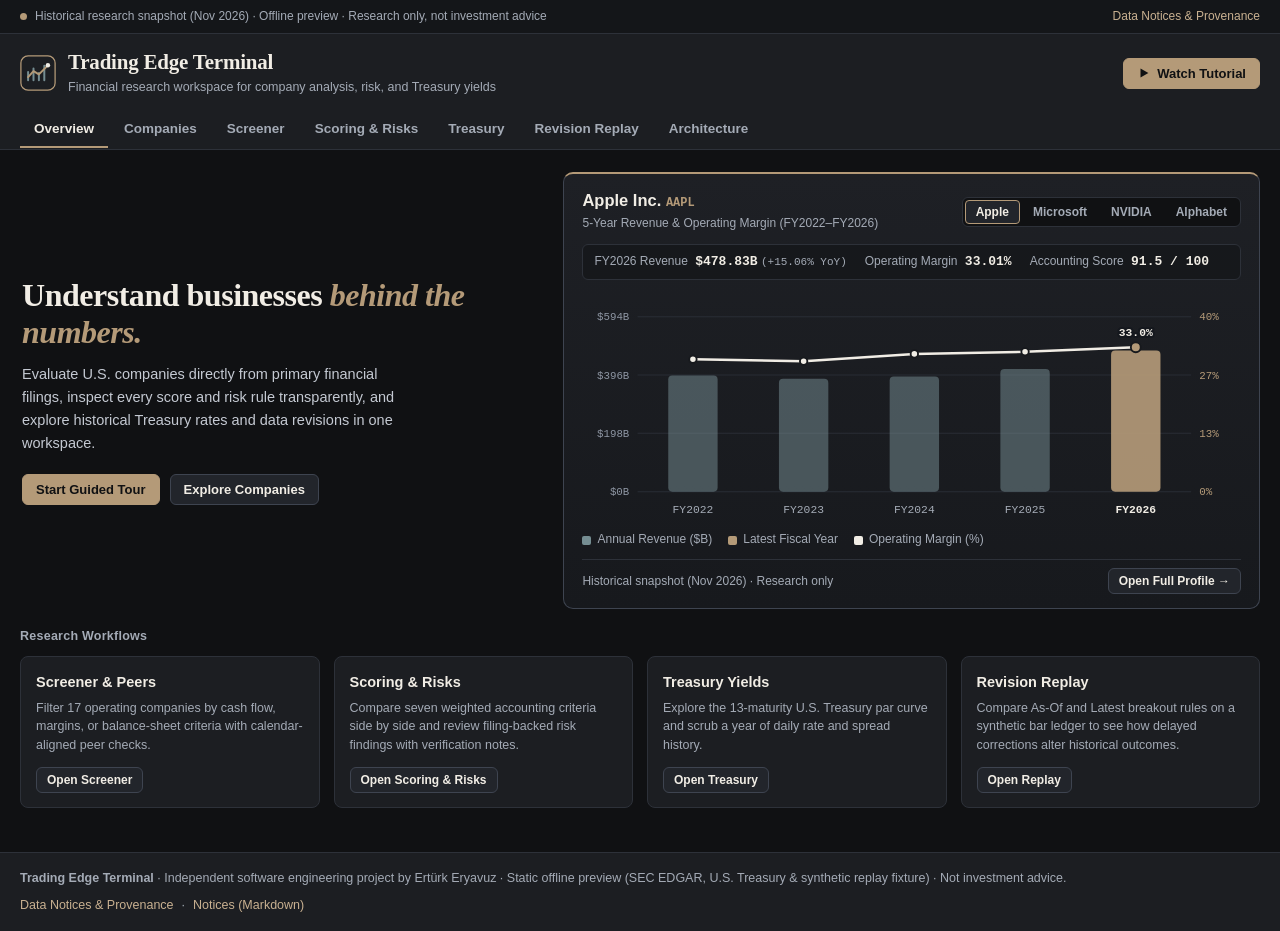
<file: docs/index.html>
<!DOCTYPE html>
<html lang="en">
<head>
  <meta charset="utf-8" />
  <meta name="viewport" content="width=device-width, initial-scale=1" />
  <title>Trading Edge Terminal — U.S. Financial Research &amp; Observation Terminal</title>
  <meta name="description" content="Trading Edge Terminal: local-first U.S. financial research platform combining SEC EDGAR XBRL fundamentals, U.S. Treasury yield curves, explainable GAAP scoring, structured risk audits, and point-in-time market observation replay." />
  <link rel="stylesheet" href="styles.css" />
</head>
<body>
  <a class="skip-link" href="#main-content">Skip to main content</a>

  <div class="context-ribbon" role="note" aria-label="Preview scope and data provenance">
    <div class="context-ribbon-inner">
      <div class="ribbon-left">
        <span class="ribbon-dot" aria-hidden="true"></span>
        <span>Historical research snapshot (Nov 2026) · Offline preview · Research only, not investment advice</span>
      </div>
      <div class="ribbon-links">
        <a href="notices.html">Data Notices &amp; Provenance</a>
      </div>
    </div>
  </div>

  <header class="site-header">
    <div class="header-inner">
      <div class="brand-row">
        <div class="brand-lockup">
          <svg class="brand-mark" viewBox="0 0 40 40" fill="none" aria-hidden="true">
            <rect x="1" y="1" width="38" height="38" rx="8" fill="#1C1E22" stroke="#B49A78" stroke-width="1.4" />
            <path d="M9 28V19M15 28V15M21 28V20M27 28V12" stroke="#758D92" stroke-width="2.2" stroke-linecap="round" />
            <path d="M9 24.5L15 18L21 21.5L31 11.5" stroke="#B49A78" stroke-width="2.2" stroke-linecap="round" stroke-linejoin="round" />
            <circle cx="31" cy="11.5" r="2.5" fill="#F1EDE5" />
          </svg>
          <div>
            <h1 class="brand-title">Trading Edge Terminal</h1>
            <p class="brand-sub">Financial research workspace for company analysis, risk, and Treasury yields</p>
          </div>
        </div>
        <div class="header-actions">
          <button type="button" class="btn btn-primary" id="btnWatchTutorial">
            <svg width="14" height="14" viewBox="0 0 16 16" fill="currentColor" aria-hidden="true"><path d="M4 2.8v10.4L13 8 4 2.8z" /></svg>
            <span>Watch Tutorial</span>
          </button>
        </div>
      </div>

      <nav class="nav-tabs" role="tablist" aria-label="Terminal workspaces" id="main-tablist">
        <button type="button" class="nav-tab" role="tab" id="tab-overview" aria-controls="panel-overview" aria-selected="true" data-tab="overview">Overview</button>
        <button type="button" class="nav-tab" role="tab" id="tab-company" aria-controls="panel-company" aria-selected="false" tabindex="-1" data-tab="company">Companies</button>
        <button type="button" class="nav-tab" role="tab" id="tab-screener" aria-controls="panel-screener" aria-selected="false" tabindex="-1" data-tab="screener">Screener</button>
        <button type="button" class="nav-tab" role="tab" id="tab-evaluation" aria-controls="panel-evaluation" aria-selected="false" tabindex="-1" data-tab="evaluation">Scoring &amp; Risks</button>
        <button type="button" class="nav-tab" role="tab" id="tab-treasury" aria-controls="panel-treasury" aria-selected="false" tabindex="-1" data-tab="treasury">Treasury</button>
        <button type="button" class="nav-tab" role="tab" id="tab-replay" aria-controls="panel-replay" aria-selected="false" tabindex="-1" data-tab="replay">Revision Replay</button>
        <button type="button" class="nav-tab" role="tab" id="tab-architecture" aria-controls="panel-architecture" aria-selected="false" tabindex="-1" data-tab="architecture">Architecture</button>
      </nav>
    </div>
  </header>

  <aside id="tutorialDock" class="tutorial-dock" role="region" aria-label="Guided terminal walkthrough" hidden>
    <div class="tutorial-dock-inner">
      <div class="tutorial-copy">
        <div class="tutorial-meta-row">
          <span class="tutorial-step-badge" id="tutStepBadge">Step 1 of 7</span>
          <strong class="tutorial-stage-title" id="tutStageTitle"></strong>
          <div class="tut-phase-pills" id="tutPhasePills" role="group" aria-label="Step views" hidden></div>
          <span class="tutorial-scroll-note" id="tutScrollNote" hidden>Paused auto-scroll · Use Next or Prev to continue</span>
        </div>
        <p class="tutorial-narration" id="tutNarration" aria-live="polite"></p>
      </div>
      <div class="tutorial-controls" role="group" aria-label="Tutorial playback controls">
        <button type="button" class="btn btn-sm" id="btnTutPrev" aria-label="Previous step">Prev</button>
        <button type="button" class="btn btn-sm btn-primary" id="btnTutPlayPause" aria-label="Pause walkthrough">Pause</button>
        <button type="button" class="btn btn-sm" id="btnTutNext" aria-label="Next step">Next</button>
        <button type="button" class="btn btn-sm" id="btnTutRestart" aria-label="Restart walkthrough">Restart</button>
        <button type="button" class="btn btn-sm btn-ghost" id="btnTutExit" aria-label="Exit tutorial and restore session">Exit</button>
      </div>
    </div>
    <div class="tutorial-progress-track" aria-hidden="true">
      <div class="tutorial-progress-fill" id="tutProgressFill"></div>
    </div>
  </aside>

  <main id="main-content" class="main-container">
    <section id="panel-overview" class="view-panel" role="tabpanel" aria-labelledby="tab-overview"></section>
    <section id="panel-company" class="view-panel" role="tabpanel" aria-labelledby="tab-company" hidden></section>
    <section id="panel-screener" class="view-panel" role="tabpanel" aria-labelledby="tab-screener" hidden></section>
    <section id="panel-evaluation" class="view-panel" role="tabpanel" aria-labelledby="tab-evaluation" hidden></section>
    <section id="panel-treasury" class="view-panel" role="tabpanel" aria-labelledby="tab-treasury" hidden></section>
    <section id="panel-replay" class="view-panel" role="tabpanel" aria-labelledby="tab-replay" hidden></section>
    <section id="panel-architecture" class="view-panel" role="tabpanel" aria-labelledby="tab-architecture" hidden></section>
  </main>

  <footer class="site-footer">
    <div class="footer-inner">
      <div>
        <strong>Trading Edge Terminal</strong> · Independent software engineering project by Ertürk Eryavuz · Static offline preview (SEC EDGAR, U.S. Treasury &amp; synthetic replay fixture) · Not investment advice.
      </div>
      <div class="footer-links">
        <a href="notices.html">Data Notices &amp; Provenance</a>
        <span aria-hidden="true">·</span>
        <a href="THIRD-PARTY-NOTICES.md">Notices (Markdown)</a>
      </div>
    </div>
  </footer>

  <noscript>
    <div class="main-container">
      <div class="notice notice-caution">
        <strong>JavaScript Required:</strong> This static browser preview renders SEC EDGAR financial tables, SVG charts, screening filters, Treasury yield curves, and revision replay locally without a backend. Enable JavaScript to explore the terminal.
      </div>
    </div>
  </noscript>

  <script src="data.js"></script>
  <script src="app.js"></script>
</body>
</html>
</file>
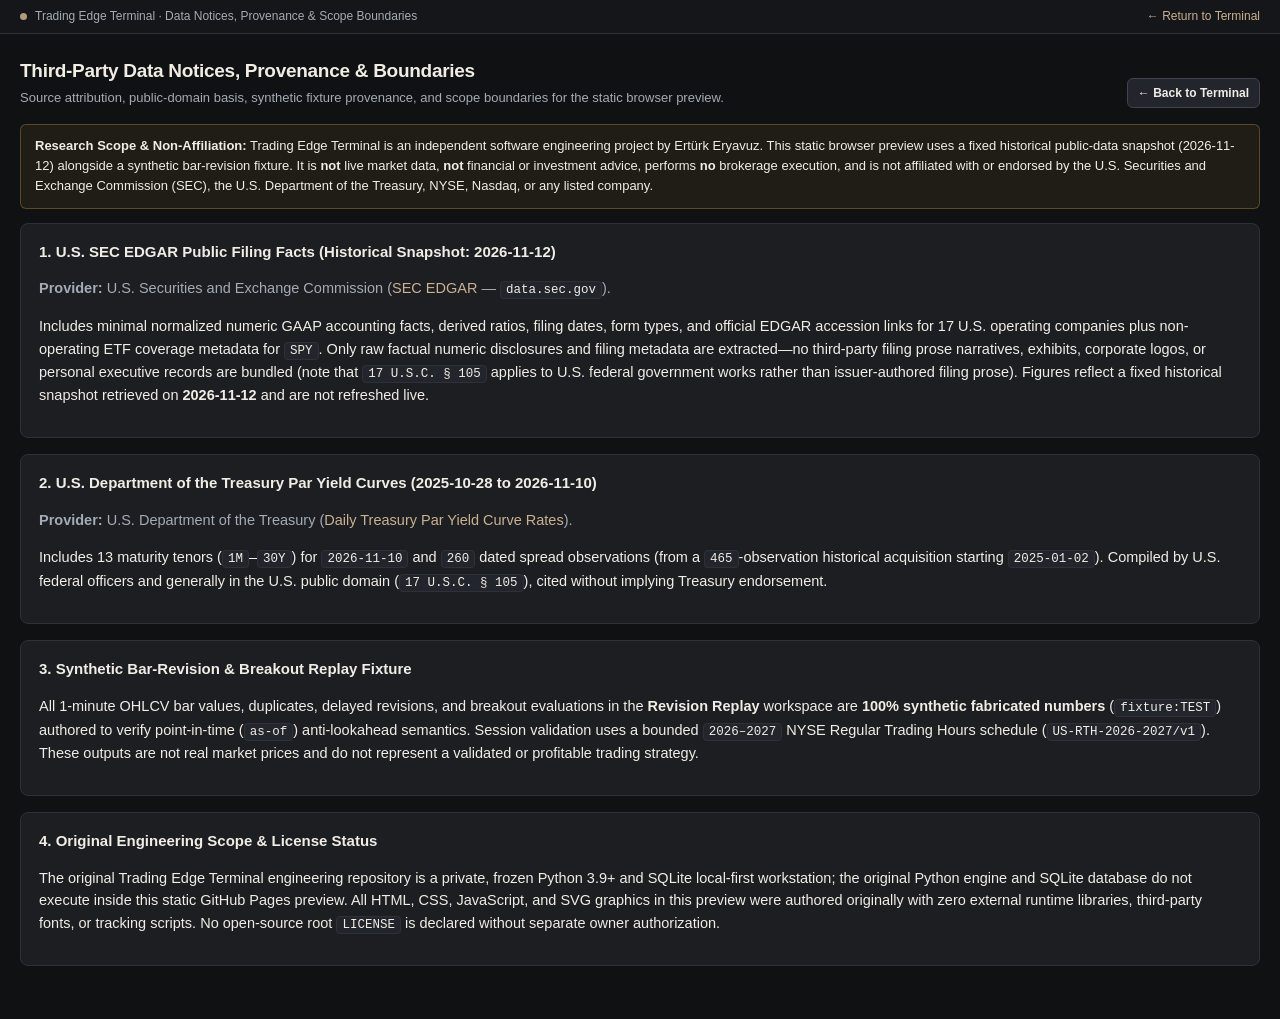
<file: docs/notices.html>
<!DOCTYPE html>
<html lang="en">
<head>
  <meta charset="utf-8" />
  <meta name="viewport" content="width=device-width, initial-scale=1" />
  <title>Data Notices &amp; Provenance — Trading Edge Terminal</title>
  <link rel="stylesheet" href="styles.css" />
</head>
<body>
  <div class="context-ribbon">
    <div class="context-ribbon-inner">
      <div class="ribbon-left">
        <span class="ribbon-dot" aria-hidden="true"></span>
        <span>Trading Edge Terminal · Data Notices, Provenance &amp; Scope Boundaries</span>
      </div>
      <div class="ribbon-links">
        <a href="index.html">← Return to Terminal</a>
      </div>
    </div>
  </div>

  <main class="main-container">
    <div class="section-head">
      <div>
        <h2>Third-Party Data Notices, Provenance &amp; Boundaries</h2>
        <p>Source attribution, public-domain basis, synthetic fixture provenance, and scope boundaries for the static browser preview.</p>
      </div>
      <a class="btn btn-sm" href="index.html">← Back to Terminal</a>
    </div>

    <div class="notice notice-caution">
      <strong>Research Scope &amp; Non-Affiliation:</strong> Trading Edge Terminal is an independent software engineering project by Ertürk Eryavuz. This static browser preview uses a fixed historical public-data snapshot (2026-11-12) alongside a synthetic bar-revision fixture. It is <strong>not</strong> live market data, <strong>not</strong> financial or investment advice, performs <strong>no</strong> brokerage execution, and is not affiliated with or endorsed by the U.S. Securities and Exchange Commission (SEC), the U.S. Department of the Treasury, NYSE, Nasdaq, or any listed company.
    </div>

    <div class="card">
      <h3>1. U.S. SEC EDGAR Public Filing Facts (Historical Snapshot: 2026-11-12)</h3>
      <p class="muted"><strong>Provider:</strong> U.S. Securities and Exchange Commission (<a href="https://www.sec.gov/edgar/searchedgar/companysearch" target="_blank" rel="noopener noreferrer">SEC EDGAR</a> — <code>data.sec.gov</code>).</p>
      <p>Includes minimal normalized numeric GAAP accounting facts, derived ratios, filing dates, form types, and official EDGAR accession links for 17 U.S. operating companies plus non-operating ETF coverage metadata for <code>SPY</code>. Only raw factual numeric disclosures and filing metadata are extracted—no third-party filing prose narratives, exhibits, corporate logos, or personal executive records are bundled (note that <code>17 U.S.C. § 105</code> applies to U.S. federal government works rather than issuer-authored filing prose). Figures reflect a fixed historical snapshot retrieved on <strong>2026-11-12</strong> and are not refreshed live.</p>
    </div>

    <div class="card">
      <h3>2. U.S. Department of the Treasury Par Yield Curves (2025-10-28 to 2026-11-10)</h3>
      <p class="muted"><strong>Provider:</strong> U.S. Department of the Treasury (<a href="https://home.treasury.gov/resource-center/data-chart-center/interest-rates/" target="_blank" rel="noopener noreferrer">Daily Treasury Par Yield Curve Rates</a>).</p>
      <p>Includes 13 maturity tenors (<code>1M</code>–<code>30Y</code>) for <code>2026-11-10</code> and <code>260</code> dated spread observations (from a <code>465</code>-observation historical acquisition starting <code>2025-01-02</code>). Compiled by U.S. federal officers and generally in the U.S. public domain (<code>17 U.S.C. § 105</code>), cited without implying Treasury endorsement.</p>
    </div>

    <div class="card">
      <h3>3. Synthetic Bar-Revision &amp; Breakout Replay Fixture</h3>
      <p>All 1-minute OHLCV bar values, duplicates, delayed revisions, and breakout evaluations in the <strong>Revision Replay</strong> workspace are <strong>100% synthetic fabricated numbers</strong> (<code>fixture:TEST</code>) authored to verify point-in-time (<code>as-of</code>) anti-lookahead semantics. Session validation uses a bounded <code>2026–2027</code> NYSE Regular Trading Hours schedule (<code>US-RTH-2026-2027/v1</code>). These outputs are not real market prices and do not represent a validated or profitable trading strategy.</p>
    </div>

    <div class="card">
      <h3>4. Original Engineering Scope &amp; License Status</h3>
      <p>The original Trading Edge Terminal engineering repository is a private, frozen Python 3.9+ and SQLite local-first workstation; the original Python engine and SQLite database do not execute inside this static GitHub Pages preview. All HTML, CSS, JavaScript, and SVG graphics in this preview were authored originally with zero external runtime libraries, third-party fonts, or tracking scripts. No open-source root <code>LICENSE</code> is declared without separate owner authorization.</p>
    </div>
  </main>
</body>
</html>
</file>
<file: docs/styles.css>
:root {
  /* Portfolio V3 Obsidian Financial Terminal Palette */
  --bg: #101113;
  --surface: #1C1E22;
  --surface-alt: #22252B;
  --surface-hover: #282C34;
  --border: #2D3139;
  --border-strong: #3E4450;
  --fg: #F1EDE5;
  --muted: #A4ABB6;
  --subtle: #7B8391;
  --accent: #B49A78;
  --accent-strong: #C9B191;
  --accent-soft: rgba(180, 154, 120, 0.14);
  --teal: #758D92;
  --teal-soft: rgba(117, 141, 146, 0.15);
  /* Restrained Semantic Market Accents */
  --pos: #4E9F76;
  --pos-soft: rgba(78, 159, 118, 0.14);
  --caution: #C99A49;
  --caution-soft: rgba(201, 154, 73, 0.15);
  --neg: #C95B5B;
  --neg-soft: rgba(201, 91, 91, 0.15);

  --radius: 8px;
  --radius-sm: 6px;
  --font-display: Georgia, "Iowan Old Style", "Palatino Linotype", serif;
  --font-sans: -apple-system, BlinkMacSystemFont, "Inter", "Segoe UI", Roboto, Helvetica, Arial, sans-serif;
  --font-mono: ui-monospace, SFMono-Regular, Menlo, Monaco, Consolas, monospace;
}

*, *::before, *::after { box-sizing: border-box; }

html, body {
  margin: 0;
  padding: 0;
  background: var(--bg);
  color: var(--fg);
  font-family: var(--font-sans);
  font-size: 14.5px;
  line-height: 1.55;
  -webkit-font-smoothing: antialiased;
  overflow-x: clip;
}

.skip-link {
  position: absolute;
  left: -9999px;
  top: 0;
  background: var(--accent);
  color: #101113;
  padding: 8px 14px;
  font-weight: 700;
  z-index: 1000;
}
.skip-link:focus { left: 12px; top: 12px; border-radius: var(--radius-sm); }

a { color: var(--accent-strong); text-decoration: none; }
a:hover { text-decoration: underline; }

:focus-visible {
  outline: 2px solid var(--accent);
  outline-offset: 2px;
}

.mono { font-family: var(--font-mono); }

.num, td.num, th.num {
  font-variant-numeric: tabular-nums;
  font-family: var(--font-mono);
  text-align: right;
  white-space: nowrap;
}

.muted { color: var(--muted); }
.pos { color: var(--pos); }
.neg { color: var(--neg); }
.caution { color: var(--caution); }

code {
  font-family: var(--font-mono);
  font-size: 12.5px;
  background: var(--surface-alt);
  border: 1px solid var(--border);
  padding: 1px 5px;
  border-radius: 4px;
  color: var(--fg);
}

/* Contextual Provenance Ribbon */
.context-ribbon {
  background: #141619;
  border-bottom: 1px solid var(--border);
  padding: 7px 20px;
  font-size: 12px;
  color: var(--muted);
}
.context-ribbon-inner {
  max-width: 1360px;
  margin: 0 auto;
  display: flex;
  flex-wrap: wrap;
  align-items: center;
  justify-content: space-between;
  gap: 6px 16px;
}
.ribbon-left {
  display: flex;
  align-items: center;
  gap: 8px;
}
.ribbon-dot {
  width: 7px;
  height: 7px;
  border-radius: 50%;
  background: var(--accent);
  flex-shrink: 0;
}
.ribbon-links {
  display: flex;
  gap: 14px;
  white-space: nowrap;
}

/* Header & Navigation */
.site-header {
  background: var(--surface);
  border-bottom: 1px solid var(--border);
}
.header-inner {
  max-width: 1360px;
  margin: 0 auto;
  padding: 16px 20px 0;
}
.brand-row {
  display: flex;
  flex-wrap: wrap;
  align-items: center;
  justify-content: space-between;
  gap: 12px 16px;
  padding-bottom: 14px;
}
.brand-lockup {
  display: flex;
  align-items: center;
  gap: 12px;
  min-width: 0;
}
.brand-mark {
  width: 36px;
  height: 36px;
  flex-shrink: 0;
}
.brand-title {
  margin: 0;
  font-family: var(--font-display);
  font-size: 21px;
  font-weight: 700;
  letter-spacing: -0.01em;
  color: var(--fg);
  line-height: 1.2;
}
.brand-sub {
  margin: 3px 0 0;
  font-size: 12.5px;
  color: var(--muted);
}
.header-actions {
  display: flex;
  align-items: center;
  gap: 10px;
}

.nav-tabs {
  display: flex;
  gap: 2px;
  overflow-x: auto;
  scrollbar-width: thin;
  padding-bottom: 1px;
}
.nav-tab {
  appearance: none;
  background: transparent;
  border: none;
  border-bottom: 2px solid transparent;
  color: var(--muted);
  font-family: var(--font-sans);
  font-size: 13.5px;
  font-weight: 600;
  padding: 10px 14px;
  cursor: pointer;
  white-space: nowrap;
  transition: color 0.15s ease, border-color 0.15s ease, background 0.15s ease;
}
.nav-tab:hover {
  color: var(--fg);
  background: rgba(241, 237, 229, 0.03);
}
.nav-tab[aria-selected="true"] {
  color: var(--fg);
  border-bottom-color: var(--accent);
}

/* Sticky Always-Accessible Tutorial Dock */
.tutorial-dock {
  position: sticky;
  top: 0;
  z-index: 200;
  background: #17191D;
  border-bottom: 1px solid var(--accent);
  box-shadow: 0 6px 20px rgba(0, 0, 0, 0.45);
}
.tutorial-dock[hidden] { display: none; }
.tutorial-dock-inner {
  max-width: 1360px;
  margin: 0 auto;
  padding: 10px 20px;
  display: flex;
  align-items: center;
  justify-content: space-between;
  gap: 12px 18px;
}
.tutorial-copy {
  min-width: 0;
  flex: 1 1 auto;
}
.tutorial-meta-row {
  display: flex;
  flex-wrap: wrap;
  align-items: center;
  gap: 8px;
  margin-bottom: 2px;
}
.tutorial-step-badge {
  font-family: var(--font-mono);
  font-size: 11px;
  font-weight: 700;
  padding: 2px 7px;
  border-radius: 4px;
  background: var(--accent-soft);
  border: 1px solid rgba(180, 154, 120, 0.45);
  color: var(--accent-strong);
  white-space: nowrap;
}
.tutorial-stage-title {
  font-size: 13.5px;
  color: var(--fg);
}
.tut-phase-pills {
  display: inline-flex;
  align-items: center;
  gap: 4px;
  flex-wrap: wrap;
}
.tut-phase-pills[hidden] { display: none; }
.tut-phase-btn {
  appearance: none;
  background: var(--surface-alt);
  border: 1px solid var(--border);
  border-radius: 4px;
  color: var(--muted);
  font-family: var(--font-mono);
  font-size: 10.5px;
  font-weight: 600;
  padding: 2px 6px;
  cursor: pointer;
  line-height: 1.3;
}
.tut-phase-btn:hover { color: var(--fg); border-color: var(--border-strong); }
.tut-phase-btn[aria-current="step"] {
  background: var(--accent-soft);
  border-color: var(--accent);
  color: var(--accent-strong);
}
.tutorial-scroll-note {
  font-size: 11.5px;
  color: var(--caution);
}
.tutorial-narration {
  margin: 0;
  font-size: 12.5px;
  color: var(--muted);
  line-height: 1.4;
}
.tutorial-controls {
  display: flex;
  flex-wrap: wrap;
  align-items: center;
  gap: 6px;
  flex-shrink: 0;
}
.tutorial-progress-track {
  height: 2px;
  background: var(--border);
  width: 100%;
}
.tutorial-progress-fill {
  height: 100%;
  background: var(--accent);
  width: 0%;
  transition: width 0.2s ease;
}

.tut-target-highlight {
  border-color: var(--accent) !important;
  box-shadow: 0 0 0 1px rgba(180, 154, 120, 0.35);
}

/* Main Workspace */
.main-container {
  max-width: 1360px;
  margin: 0 auto;
  padding: 22px 20px 44px;
}

.view-panel[hidden] { display: none; }

.section-head {
  display: flex;
  flex-wrap: wrap;
  align-items: flex-end;
  justify-content: space-between;
  gap: 10px 16px;
  margin-bottom: 16px;
}
.section-head h2 {
  margin: 0;
  font-size: 19px;
  font-weight: 700;
  letter-spacing: -0.015em;
  color: var(--fg);
}
.section-head p {
  margin: 3px 0 0;
  font-size: 13px;
  color: var(--muted);
}

/* Cards & Grids */
.card {
  background: var(--surface);
  border: 1px solid var(--border);
  border-radius: var(--radius);
  padding: 16px 18px;
  margin-bottom: 16px;
}
.card h3 {
  margin: 0 0 6px;
  font-size: 15px;
  font-weight: 600;
  color: var(--fg);
}
.card-sub {
  margin: 0 0 12px;
  font-size: 12.5px;
  color: var(--muted);
}

.grid-2 {
  display: grid;
  grid-template-columns: repeat(2, minmax(0, 1fr));
  gap: 16px;
}
.grid-3 {
  display: grid;
  grid-template-columns: repeat(3, minmax(0, 1fr));
  gap: 16px;
}
.grid-overview {
  display: grid;
  grid-template-columns: minmax(0, 1.85fr) minmax(0, 1fr);
  gap: 16px;
  align-items: start;
}

.kpi-grid {
  display: grid;
  grid-template-columns: repeat(4, minmax(0, 1fr));
  gap: 12px;
  margin-bottom: 16px;
}
.kpi-grid-3 {
  grid-template-columns: repeat(3, minmax(0, 1fr));
}
.kpi-card {
  background: var(--surface-alt);
  border: 1px solid var(--border);
  border-radius: var(--radius-sm);
  padding: 12px 14px;
}
.kpi-label {
  font-size: 11.5px;
  font-weight: 600;
  color: var(--muted);
  margin-bottom: 4px;
}
.kpi-value {
  font-family: var(--font-mono);
  font-variant-numeric: tabular-nums;
  font-size: 20px;
  font-weight: 700;
  color: var(--fg);
  line-height: 1.25;
}
.kpi-detail {
  margin-top: 4px;
  font-size: 12px;
  color: var(--muted);
}

/* Segmented Sub-View Switcher */
.segment-bar {
  display: inline-flex;
  background: var(--surface-alt);
  border: 1px solid var(--border);
  border-radius: var(--radius-sm);
  padding: 3px;
  gap: 3px;
  margin-bottom: 16px;
}
.segment-btn {
  appearance: none;
  background: transparent;
  border: 1px solid transparent;
  border-radius: 4px;
  color: var(--muted);
  font-family: var(--font-sans);
  font-size: 13px;
  font-weight: 600;
  padding: 6px 14px;
  cursor: pointer;
}
.segment-btn:hover { color: var(--fg); }
.segment-btn[aria-pressed="true"] {
  background: var(--surface);
  border-color: var(--border-strong);
  color: var(--fg);
}

/* Buttons & Controls */
.btn {
  appearance: none;
  display: inline-flex;
  align-items: center;
  justify-content: center;
  gap: 6px;
  background: var(--surface-alt);
  border: 1px solid var(--border-strong);
  border-radius: var(--radius-sm);
  color: var(--fg);
  font-family: var(--font-sans);
  font-size: 13px;
  font-weight: 600;
  padding: 7px 13px;
  cursor: pointer;
  white-space: nowrap;
  text-decoration: none;
  transition: background 0.15s ease, border-color 0.15s ease;
}
.btn:hover {
  background: var(--surface-hover);
  border-color: var(--accent);
  text-decoration: none;
}
.btn[aria-pressed="true"] {
  background: var(--accent-soft);
  border-color: var(--accent);
  color: var(--accent-strong);
}
.btn:disabled {
  opacity: 0.45;
  cursor: not-allowed;
}
.btn-primary {
  background: var(--accent);
  border-color: var(--accent);
  color: #101113;
}
.btn-primary:hover {
  background: var(--accent-strong);
  border-color: var(--accent-strong);
  color: #101113;
}
.btn-ghost {
  background: transparent;
  border-color: var(--border);
  color: var(--muted);
}
.btn-ghost:hover {
  color: var(--fg);
  background: var(--surface-alt);
}
.btn-sm {
  font-size: 12px;
  padding: 5px 10px;
}

.controls-bar {
  display: flex;
  flex-wrap: wrap;
  align-items: flex-end;
  gap: 10px 12px;
  margin-bottom: 14px;
}
.control-group {
  display: flex;
  flex-direction: column;
  gap: 4px;
}
.control-group label {
  font-size: 11.5px;
  font-weight: 600;
  color: var(--muted);
}
.control-group select,
.control-group input[type="search"],
.control-group input[type="number"],
.control-group input[type="text"] {
  background: var(--bg);
  border: 1px solid var(--border-strong);
  border-radius: var(--radius-sm);
  color: var(--fg);
  font-family: var(--font-sans);
  font-size: 13px;
  padding: 6px 10px;
  min-height: 32px;
}
.control-group select:focus,
.control-group input:focus {
  border-color: var(--accent);
  outline: none;
}
input[type="range"] {
  accent-color: var(--accent);
  cursor: pointer;
}

/* Chips & Badges */
.chip-row {
  display: flex;
  flex-wrap: wrap;
  gap: 6px;
  margin-bottom: 16px;
}
.ticker-chip {
  appearance: none;
  background: var(--surface);
  border: 1px solid var(--border);
  border-radius: var(--radius-sm);
  color: var(--muted);
  font-family: var(--font-mono);
  font-size: 12px;
  font-weight: 700;
  padding: 5px 10px;
  cursor: pointer;
}
.ticker-chip:hover {
  color: var(--fg);
  border-color: var(--border-strong);
}
.ticker-chip.active {
  background: var(--accent-soft);
  border-color: var(--accent);
  color: var(--accent-strong);
}
.ticker-chip.etf {
  border-style: dashed;
}

.meta-chip {
  font-family: var(--font-mono);
  font-size: 12px;
  padding: 4px 10px;
  border-radius: var(--radius-sm);
  background: var(--surface-alt);
  border: 1px solid var(--border);
  color: var(--muted);
}
.meta-chip strong { color: var(--fg); }

.pill {
  display: inline-block;
  font-family: var(--font-mono);
  font-size: 10.5px;
  font-weight: 700;
  padding: 2px 6px;
  border-radius: 4px;
  letter-spacing: 0.02em;
  white-space: nowrap;
}
.pill-reported { background: var(--teal-soft); color: #A6C2C8; border: 1px solid rgba(117, 141, 146, 0.4); }
.pill-derived { background: var(--accent-soft); color: var(--accent-strong); border: 1px solid rgba(180, 154, 120, 0.4); }
.pill-synth { background: rgba(164, 171, 182, 0.14); color: var(--fg); border: 1px solid var(--border-strong); }
.pill-high { background: var(--neg-soft); color: #E58D8D; border: 1px solid rgba(201, 91, 91, 0.45); }
.pill-medium { background: var(--caution-soft); color: #DFB76B; border: 1px solid rgba(201, 154, 73, 0.45); }
.pill-low { background: var(--pos-soft); color: #7DC69F; border: 1px solid rgba(78, 159, 118, 0.4); }
.pill-info { background: var(--teal-soft); color: #A6C2C8; border: 1px solid rgba(117, 141, 146, 0.4); }

/* Notices */
.notice {
  border-radius: var(--radius-sm);
  padding: 11px 14px;
  font-size: 13px;
  margin-bottom: 14px;
  border: 1px solid var(--border);
  background: var(--surface-alt);
  color: var(--fg);
}
.notice-caution {
  background: rgba(201, 154, 73, 0.09);
  border-color: rgba(201, 154, 73, 0.35);
}
.notice-teal {
  background: rgba(117, 141, 146, 0.10);
  border-color: rgba(117, 141, 146, 0.35);
}
.notice-neg {
  background: rgba(201, 91, 91, 0.10);
  border-color: rgba(201, 91, 91, 0.38);
}

/* Tables */
.table-wrap {
  width: 100%;
  overflow-x: auto;
  border: 1px solid var(--border);
  border-radius: var(--radius-sm);
  background: #141619;
}
table {
  width: 100%;
  border-collapse: collapse;
  font-size: 13px;
}
thead th {
  background: var(--surface-alt);
  color: var(--muted);
  font-weight: 600;
  font-size: 11.5px;
  text-align: left;
  padding: 9px 11px;
  border-bottom: 1px solid var(--border);
  white-space: nowrap;
}
tbody td {
  padding: 8px 11px;
  border-bottom: 1px solid var(--border);
  vertical-align: middle;
}
tbody tr:last-child td { border-bottom: none; }
tbody tr:hover { background: rgba(241, 237, 229, 0.025); }

.sort-btn {
  appearance: none;
  background: transparent;
  border: none;
  color: inherit;
  font: inherit;
  font-weight: 600;
  padding: 0;
  cursor: pointer;
}
.sort-btn:hover { color: var(--fg); }

/* Charts */
.chart-box svg {
  width: 100%;
  height: auto;
  display: block;
}
.chart-legend {
  display: flex;
  flex-wrap: wrap;
  gap: 8px 16px;
  margin-top: 8px;
  font-size: 12px;
  color: var(--muted);
}
.legend-dot {
  display: inline-block;
  width: 9px;
  height: 9px;
  border-radius: 2px;
  margin-right: 6px;
  vertical-align: middle;
}

/* Peer Picker */
.peer-picker {
  display: flex;
  flex-wrap: wrap;
  gap: 6px;
  margin-bottom: 12px;
}
.peer-toggle {
  display: inline-flex;
  align-items: center;
  gap: 5px;
  font-family: var(--font-mono);
  font-size: 12px;
  padding: 4px 8px;
  border-radius: 5px;
  background: var(--bg);
  border: 1px solid var(--border);
  cursor: pointer;
  color: var(--fg);
}
.peer-toggle input { accent-color: var(--accent); margin: 0; }

/* Score Breakdown & Risk Cards */
.score-row {
  padding: 12px 0;
  border-bottom: 1px solid var(--border);
}
.score-row:last-child { border-bottom: none; padding-bottom: 0; }
.score-head {
  display: flex;
  justify-content: space-between;
  gap: 12px;
  font-size: 13.5px;
  margin-bottom: 6px;
}
.score-track {
  height: 7px;
  background: var(--bg);
  border: 1px solid var(--border);
  border-radius: 999px;
  overflow: hidden;
  margin-bottom: 7px;
}
.score-fill {
  height: 100%;
  background: var(--accent);
}
.criteria-list {
  margin: 0;
  padding-left: 18px;
  font-size: 12.5px;
  color: var(--muted);
}
.criteria-list li { margin-bottom: 3px; }
.criteria-list strong { color: var(--fg); }

.risk-card {
  background: var(--surface-alt);
  border: 1px solid var(--border);
  border-radius: var(--radius-sm);
  padding: 13px 15px;
  margin-bottom: 10px;
}
.risk-card:last-child { margin-bottom: 0; }
.risk-card-head {
  display: flex;
  flex-wrap: wrap;
  justify-content: space-between;
  align-items: center;
  gap: 6px 12px;
  margin-bottom: 8px;
}
.risk-meta-grid {
  display: grid;
  grid-template-columns: repeat(2, minmax(0, 1fr));
  gap: 10px 14px;
  margin-top: 10px;
  padding-top: 10px;
  border-top: 1px solid var(--border);
  font-size: 12.5px;
  color: var(--muted);
}
.risk-meta-grid strong {
  display: block;
  color: var(--fg);
  font-size: 11.5px;
  margin-bottom: 2px;
}

.driver-list {
  list-style: none;
  margin: 0;
  padding: 0;
  display: grid;
  grid-template-columns: repeat(2, minmax(0, 1fr));
  gap: 8px 14px;
}
.driver-item {
  background: var(--surface-alt);
  border: 1px solid var(--border);
  border-radius: var(--radius-sm);
  padding: 9px 12px;
  font-size: 12.5px;
}
.driver-item-head {
  display: flex;
  justify-content: space-between;
  gap: 8px;
  margin-bottom: 3px;
  font-size: 11.5px;
  color: var(--muted);
}

/* Balanced Product-First Overview Showcase */
.ov-hero-band {
  display: grid;
  grid-template-columns: minmax(0, 0.88fr) minmax(0, 1.18fr);
  gap: 24px;
  align-items: center;
  margin-bottom: 18px;
}
.ov-intro {
  display: flex;
  flex-direction: column;
  justify-content: center;
  padding: 4px 2px;
}
.ov-headline {
  margin: 0 0 12px;
  font-family: var(--font-display);
  font-size: 32px;
  font-weight: 700;
  line-height: 1.16;
  letter-spacing: -0.015em;
  color: var(--fg);
}
.ov-headline em {
  color: var(--accent);
  font-style: italic;
}
.ov-lead {
  margin: 0 0 18px;
  font-size: 14.5px;
  line-height: 1.6;
  color: #C4C9D2;
  max-width: 48ch;
}
.ov-actions {
  display: flex;
  flex-wrap: wrap;
  gap: 10px;
}
.ov-actions [hidden],
.header-actions [hidden] {
  display: none;
}

.ov-spotlight {
  background: linear-gradient(180deg, #1E2025 0%, #17191D 100%);
  border: 1px solid var(--border-strong);
  border-top: 2px solid var(--accent);
  border-radius: 10px;
  padding: 16px 18px 14px;
  display: flex;
  flex-direction: column;
  justify-content: space-between;
  gap: 10px;
}
.ov-spot-head {
  display: flex;
  flex-wrap: wrap;
  align-items: center;
  justify-content: space-between;
  gap: 8px 12px;
}
.ov-spot-identity h2 {
  margin: 0;
  font-size: 16.5px;
  font-weight: 700;
  color: var(--fg);
  line-height: 1.25;
}
.ov-spot-identity span {
  font-size: 12px;
  color: var(--muted);
}
.ov-spot-tabs {
  display: inline-flex;
  background: var(--bg);
  border: 1px solid var(--border);
  border-radius: var(--radius-sm);
  padding: 2px;
  gap: 2px;
}
.ov-spot-tab {
  appearance: none;
  background: transparent;
  border: 1px solid transparent;
  border-radius: 4px;
  color: var(--muted);
  font-family: var(--font-sans);
  font-size: 12px;
  font-weight: 600;
  padding: 4px 10px;
  cursor: pointer;
}
.ov-spot-tab:hover { color: var(--fg); }
.ov-spot-tab[aria-pressed="true"] {
  background: var(--surface-alt);
  border-color: var(--accent);
  color: var(--fg);
}
.ov-spot-summary {
  display: flex;
  flex-wrap: wrap;
  align-items: baseline;
  gap: 6px 18px;
  padding: 7px 11px;
  background: rgba(16, 17, 19, 0.48);
  border: 1px solid var(--border);
  border-radius: var(--radius-sm);
  font-size: 12px;
  color: var(--muted);
}
.ov-spot-summary strong {
  font-family: var(--font-mono);
  font-variant-numeric: tabular-nums;
  font-size: 13px;
  color: var(--fg);
  margin-left: 4px;
}
.ov-spot-summary em {
  font-style: normal;
  font-family: var(--font-mono);
  font-size: 11px;
}
.ov-spot-foot {
  display: flex;
  flex-wrap: wrap;
  align-items: center;
  justify-content: space-between;
  gap: 8px;
  padding-top: 8px;
  border-top: 1px solid var(--border);
  font-size: 12px;
  color: var(--muted);
}

.ov-wf-section {
  display: flex;
  flex-direction: column;
  gap: 10px;
}
.ov-wf-heading {
  font-size: 12.5px;
  font-weight: 600;
  color: var(--muted);
  letter-spacing: 0.02em;
}
.ov-workflow-grid {
  display: grid;
  grid-template-columns: repeat(4, minmax(0, 1fr));
  gap: 14px;
}
.ov-wf-card {
  background: var(--surface);
  border: 1px solid var(--border);
  border-radius: var(--radius);
  padding: 14px 15px;
  display: flex;
  flex-direction: column;
  justify-content: space-between;
  gap: 12px;
  transition: border-color 0.15s ease;
}
.ov-wf-card:hover { border-color: var(--border-strong); }
.ov-wf-card h3 {
  margin: 0 0 5px;
  font-size: 14.5px;
  font-weight: 700;
  color: var(--fg);
}
.ov-wf-card p {
  margin: 0;
  font-size: 12.5px;
  line-height: 1.5;
  color: var(--muted);
}
.ov-wf-foot {
  display: flex;
  align-items: center;
  justify-content: space-between;
}

/* Workflow Navigation Cards */
.workflow-card {
  display: flex;
  flex-direction: column;
  justify-content: space-between;
  gap: 12px;
}
.workflow-card p {
  margin: 0;
  font-size: 13px;
  color: var(--muted);
}

/* Footer */
.site-footer {
  border-top: 1px solid var(--border);
  background: var(--surface);
  padding: 16px 20px;
  font-size: 12.5px;
  color: var(--muted);
}
.footer-inner {
  max-width: 1360px;
  margin: 0 auto;
  display: flex;
  flex-wrap: wrap;
  justify-content: space-between;
  gap: 8px 16px;
}
.footer-links {
  display: flex;
  gap: 8px;
  align-items: center;
}

/* Compact Desktop Heights (1280x650, 1440x580) */
@media (max-height: 680px) and (min-width: 900px) {
  .context-ribbon { padding: 4px 20px; font-size: 11.5px; }
  .header-inner { padding: 9px 20px 0; }
  .brand-row { padding-bottom: 7px; }
  .brand-title { font-size: 19px; }
  .nav-tab { padding: 7px 12px; font-size: 13px; }
  .tutorial-dock-inner { padding: 7px 20px; }
  .main-container { padding: 13px 20px 28px; }
  .card { padding: 13px 15px; margin-bottom: 12px; }
  .kpi-grid { margin-bottom: 12px; }
  .kpi-card { padding: 9px 12px; }
  .kpi-value { font-size: 18px; }
  .ov-hero-band { gap: 18px; margin-bottom: 12px; }
  .ov-headline { font-size: 26px; margin-bottom: 8px; }
  .ov-lead { font-size: 13.5px; margin-bottom: 12px; }
  .ov-spotlight { padding: 12px 15px 10px; gap: 8px; }
  .ov-spot-summary { padding: 5px 9px; gap: 4px 14px; font-size: 11.5px; }
  .ov-wf-card { padding: 11px 13px; gap: 8px; }
}

@media (max-height: 610px) and (min-width: 900px) {
  .main-container { padding-top: 9px; }
  .ov-spotlight { padding: 10px 14px 9px; gap: 6px; }
  .ov-spotlight svg { max-height: 176px; }
  .ov-spot-foot { padding-top: 5px; }
}

/* Tablet & Mobile */
@media (max-width: 1060px) {
  .ov-hero-band { grid-template-columns: minmax(0, 1fr); gap: 16px; }
  .ov-workflow-grid { grid-template-columns: repeat(2, minmax(0, 1fr)); }
}

@media (max-width: 980px) {
  .grid-2, .grid-3, .grid-overview, .driver-list { grid-template-columns: minmax(0, 1fr); }
  .kpi-grid, .kpi-grid-3 { grid-template-columns: repeat(2, minmax(0, 1fr)); }
  .risk-meta-grid { grid-template-columns: minmax(0, 1fr); }
}

@media (max-width: 640px) {
  .context-ribbon { padding: 7px 12px; font-size: 11.5px; }
  .header-inner { padding: 12px 12px 0; }
  .brand-title { font-size: 18px; }
  .brand-sub { font-size: 12px; }
  .nav-tab { padding: 9px 10px; font-size: 13px; }
  .main-container { padding: 14px 12px 32px; }
  .card { padding: 13px 13px; }
  .kpi-grid, .kpi-grid-3 { grid-template-columns: minmax(0, 1fr); }
  .ov-headline { font-size: 24px; }
  .ov-lead { font-size: 13.5px; margin-bottom: 14px; }
  .ov-spotlight { padding: 12px 13px 11px; gap: 8px; }
  .ov-spot-summary { padding: 6px 8px; gap: 4px 10px; font-size: 11px; }
  .ov-spot-summary strong { font-size: 12px; }
  .ov-spot-tab { padding: 4px 7px; font-size: 11px; }
  .ov-workflow-grid { grid-template-columns: minmax(0, 1fr); gap: 10px; }
  .tutorial-dock-inner {
    padding: 7px 12px;
    flex-direction: column;
    align-items: stretch;
    gap: 5px;
  }
  .tutorial-meta-row { gap: 5px 6px; margin-bottom: 1px; }
  .tutorial-stage-title { font-size: 12.5px; }
  .tutorial-narration { font-size: 11.5px; line-height: 1.32; }
  .tutorial-controls { justify-content: flex-start; gap: 4px; }
  .tutorial-controls .btn-sm { padding: 4px 7px; font-size: 11px; }
  .controls-bar { gap: 5px 6px; margin-bottom: 8px; }
  .controls-bar .btn { font-size: 11.5px; padding: 5px 8px; }
  .meta-chip { font-size: 11px; padding: 3px 7px; }
  .notice { padding: 9px 11px; font-size: 12px; margin-bottom: 10px; }
  .segment-bar { width: 100%; display: flex; }
  .segment-btn { flex: 1; text-align: center; padding: 6px 8px; font-size: 12.5px; }
}

@media (prefers-reduced-motion: reduce) {
  *, *::before, *::after {
    transition: none !important;
    animation: none !important;
    scroll-behavior: auto !important;
  }
}
</file>
